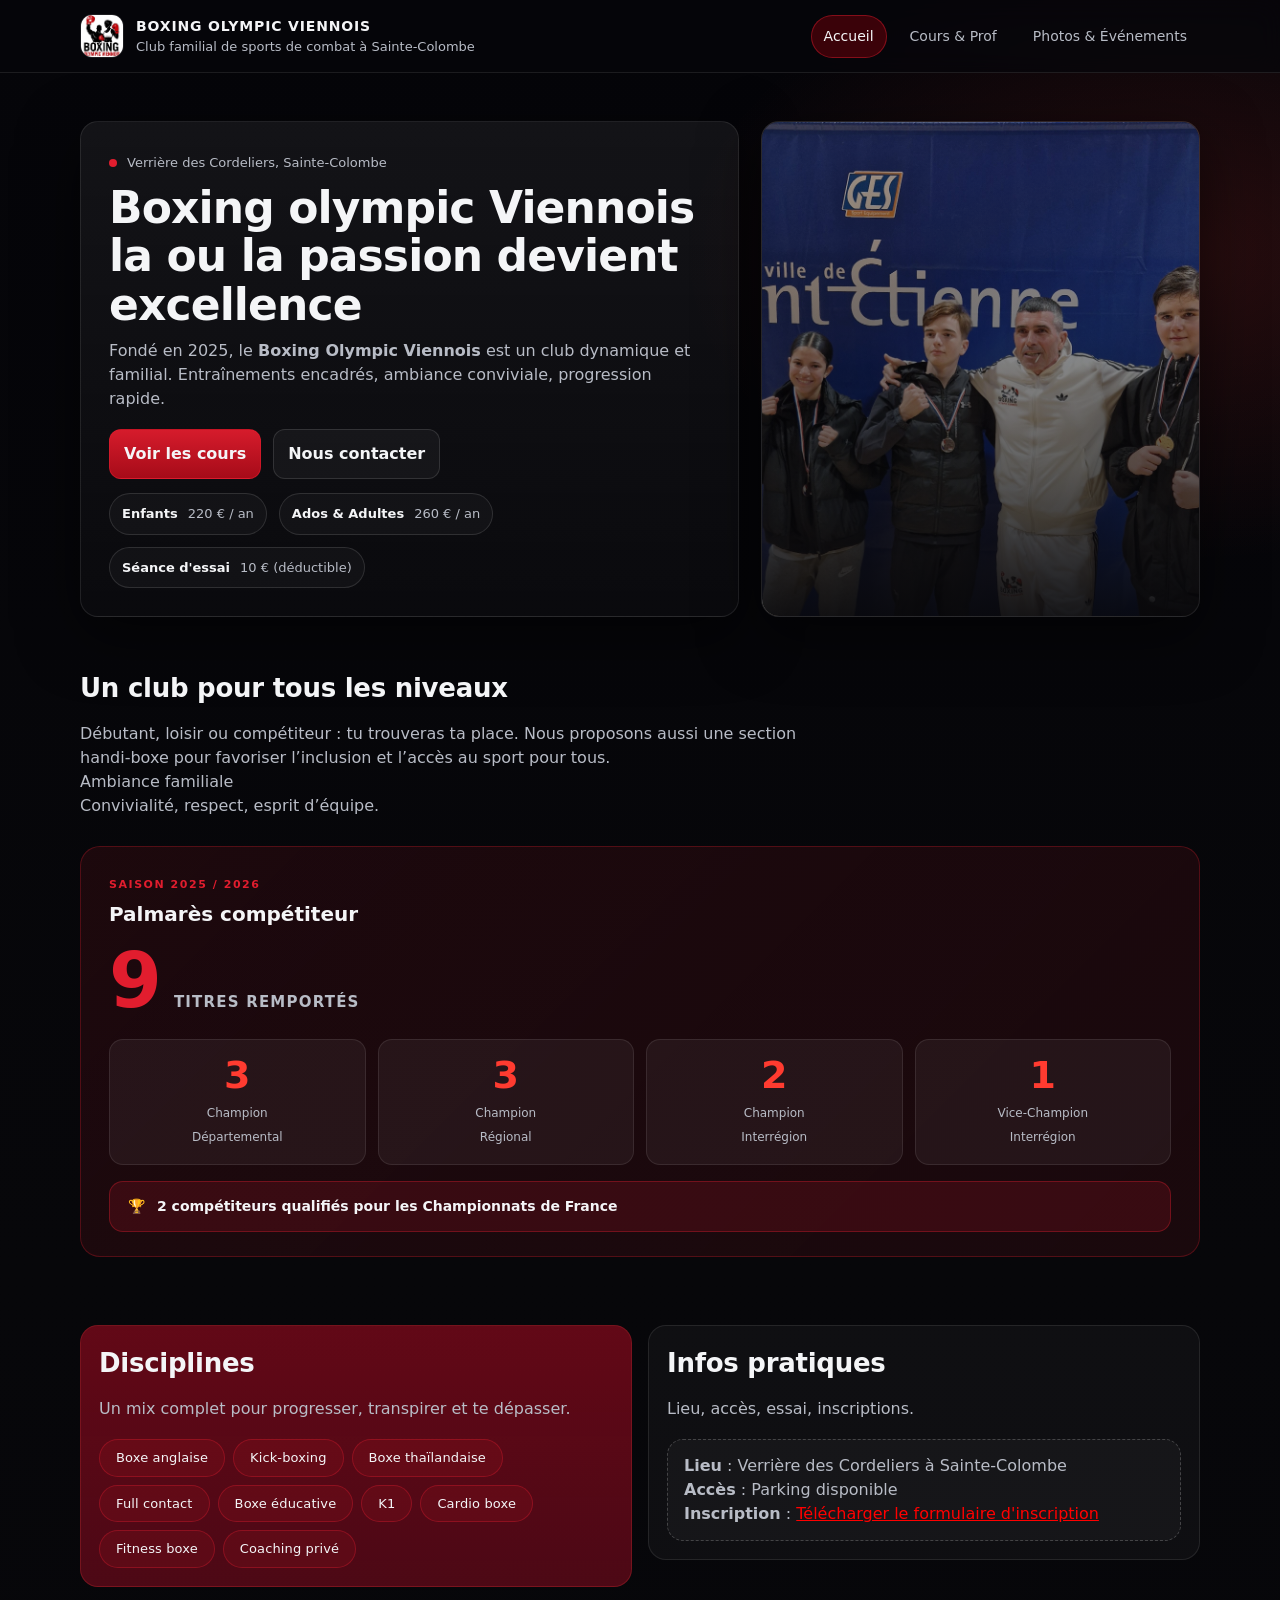
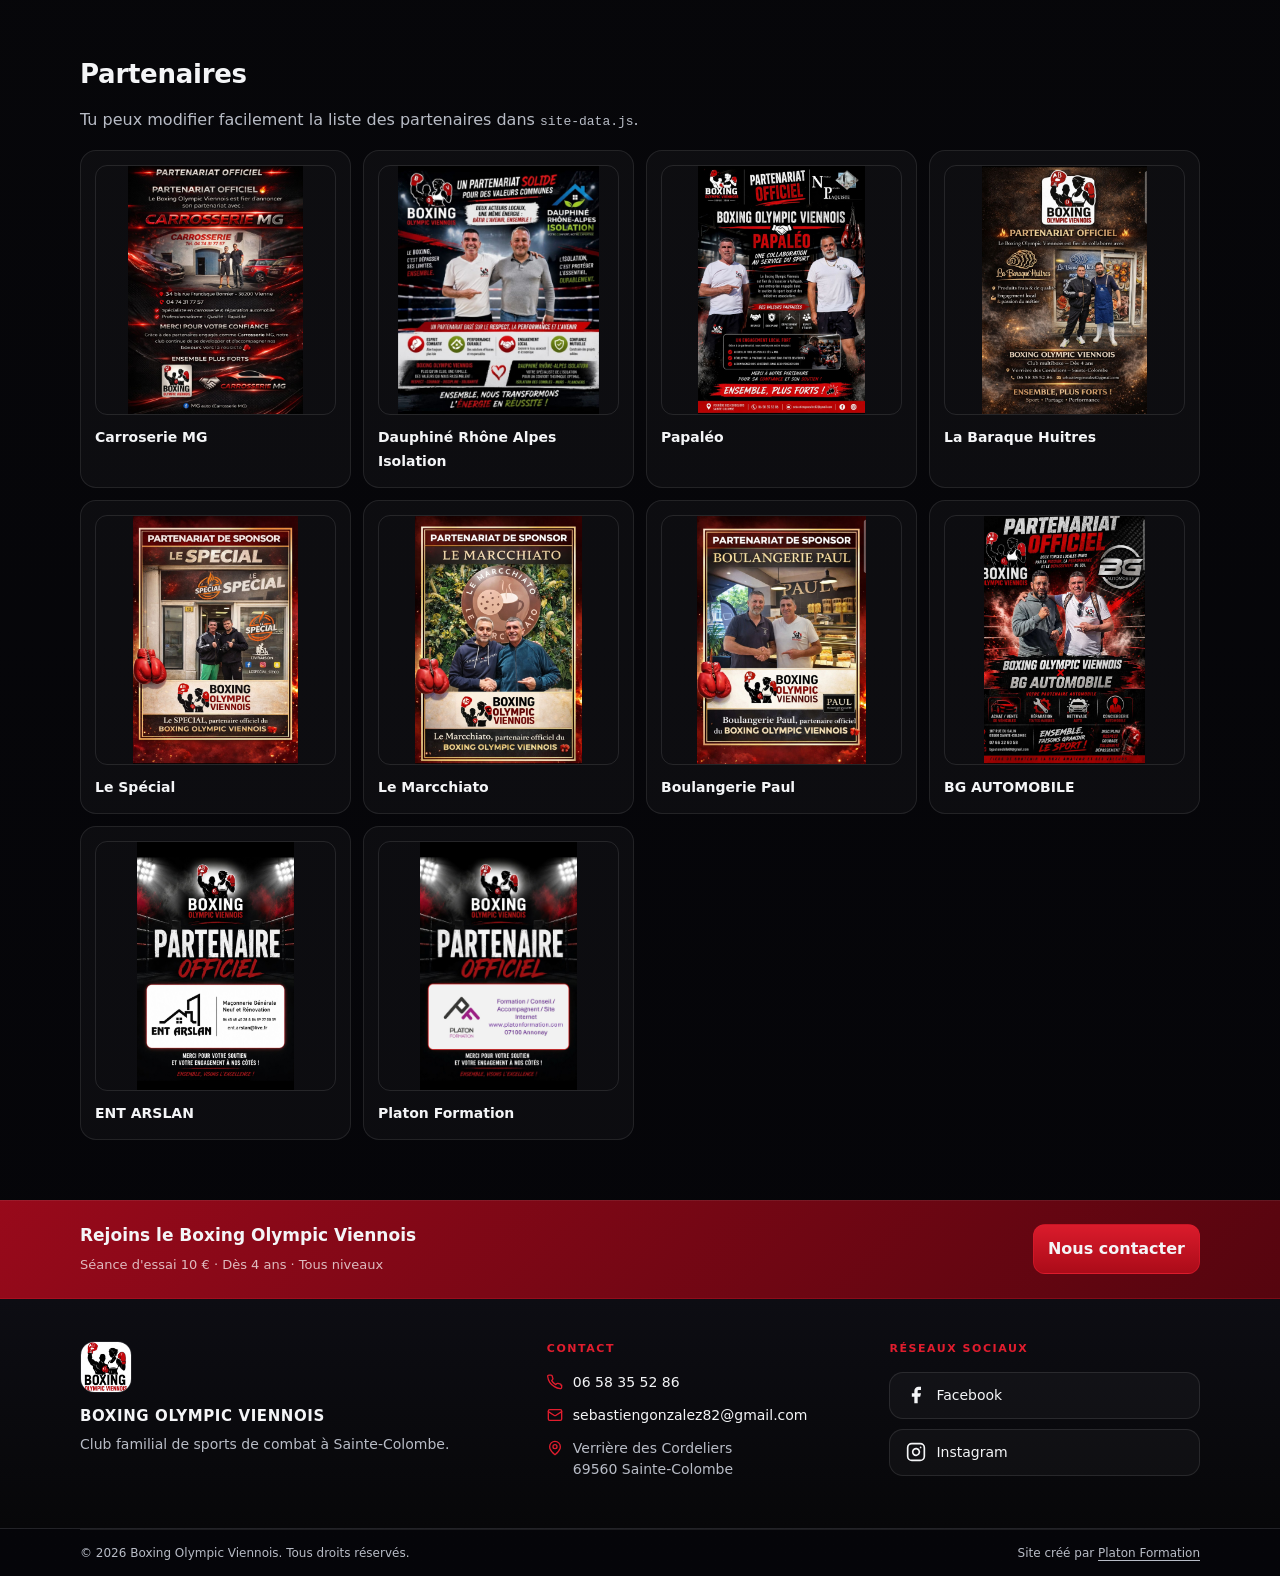
<file: index.html>
<!doctype html>
<html lang="fr">
<head>
  <meta charset="utf-8" />
  <meta name="viewport" content="width=device-width, initial-scale=1" />
  <title>Boxing Olympic Viennois | Club de boxe à Sainte-Colombe</title>
  <meta name="description" content="Boxing Olympic Viennois (BOV) : club familial de sports de combat à Sainte-Colombe. Cours enfants dès 4 ans, ados, adultes. Loisir, compétition, handi-boxe." />
  <meta name="theme-color" content="#e11d2e" />

  <meta property="og:title" content="Boxing Olympic Viennois" />
  <meta property="og:description" content="Club familial de sports de combat à Sainte-Colombe. Cours enfants, ados, adultes. Loisir, compétition, handi-boxe." />
  <meta property="og:type" content="website" />
  <meta property="og:image" content="images/logo.jpg" />

  <link rel="icon" href="images/logo.jpg" />
  <link rel="stylesheet" href="styles.css" />

  <script src="site-data.js"></script>
  <script src="script.js" defer></script>
</head>
<body>
  <a class="skip-link" href="#main">Aller au contenu</a>

  <header class="site-header">
    <div class="container header-inner">
      <a class="brand" href="index.html" aria-label="Accueil">
        <img src="images/logo.jpg" alt="Logo Boxing Olympic Viennois" />
        <div class="brand-title">
          <strong id="clubName">Boxing Olympic Viennois</strong>
          <span id="tagline">Club de boxe à Sainte-Colombe</span>
        </div>
      </a>

      <nav class="nav" aria-label="Navigation principale">
        <a href="index.html" aria-current="page">Accueil</a>
        <a href="cours.html">Cours & Prof</a>
        <a href="photos-evenements.html">Photos & Événements</a>
      </nav>
    </div>
  </header>

  <main id="main">
    <section class="hero">
      <div class="container hero-grid">
        <div class="hero-card hero-main">
          <div class="kicker"><span class="dot"></span><span id="locationShort">Sainte-Colombe</span></div>
          <h1>Boxing olympic Viennois la ou la passion devient excellence </h1>
          <p>
            Fondé en 2025, le <strong>Boxing Olympic Viennois</strong> est un club dynamique et familial.
            Entraînements encadrés, ambiance conviviale, progression rapide.
          </p>
          <div class="hero-actions">
            <a class="btn primary" href="cours.html">Voir les cours</a>
            <a class="btn" href="#contact">Nous contacter</a>
          </div>
          <div class="meta-row" id="pricing"></div>
        </div>

        <div class="hero-side">
          <div class="hero-card hero-media" aria-label="Photo du club">
            <img src="images/index.jpg" alt="Boxing Olympic Viennois - Entraînement" />
            <div class="hero-badges">
              <!--
              <div class="badge"><strong>Dès 4 ans</strong><span>enfants / ados / adultes</span></div>
              <div class="badge"><strong>Essai</strong><span>10€ déductible</span></div>
              -->
            </div>
          </div>
        </div>
      </div>
    </section>

    <section class="section">
      <div class="container">
        <h2>Un club pour tous les niveaux</h2>
        <p class="lead">
          Débutant, loisir ou compétiteur : tu trouveras ta place. Nous proposons aussi une section handi-boxe
          pour favoriser l’inclusion et l’accès au sport pour tous.
          <br>
          Ambiance familiale<br>
          Convivialité, respect, esprit d’équipe.
        </p>

        <div class="palmares">
          <div class="palmares-header">
            <span class="palmares-season">Saison 2025 / 2026</span>
            <h3>Palmarès compétiteur</h3>
          </div>
          <div class="palmares-hero">
            <span class="palmares-big">9</span>
            <span class="palmares-big-label">titres remportés</span>
          </div>
          <div class="palmares-grid">
            <div class="palmares-stat">
              <span class="palmares-num">3</span>
              <span class="palmares-desc">Champion<br>Départemental</span>
            </div>
            <div class="palmares-stat">
              <span class="palmares-num">3</span>
              <span class="palmares-desc">Champion<br>Régional</span>
            </div>
            <div class="palmares-stat">
              <span class="palmares-num">2</span>
              <span class="palmares-desc">Champion<br>Interrégion</span>
            </div>
            <div class="palmares-stat">
              <span class="palmares-num">1</span>
              <span class="palmares-desc">Vice-Champion<br>Interrégion</span>
            </div>
          </div>
          <div class="palmares-callout">
            🏆 <span>2 compétiteurs qualifiés pour les <strong>Championnats de France</strong></span>
          </div>
        </div>

      </div>
    </section>

    <section class="section">
      <div class="container split">
        <div class="card card--accent">
          <h2>Disciplines</h2>
          <p class="lead">Un mix complet pour progresser, transpirer et te dépasser.</p>
          <div class="disc-tags" id="disciplines"></div>
        </div>

        <div class="card">
          <h2>Infos pratiques</h2>
          <p class="lead">Lieu, accès, essai, inscriptions.</p>
          <div class="notice">
            <div><strong>Lieu</strong> : Verrière des Cordeliers à Sainte-Colombe</div>
            <div><strong>Accès</strong> : Parking disponible</div>
            <div><strong>Inscription</strong> : <a href="inscription.pdf" target="_blank" download style="color: red; text-decoration: underline;">Télécharger le formulaire d'inscription</a></div>
          </div>
        </div>
      </div>
    </section>

    <section class="section">
      <div class="container">
        
        <h2>Partenaires</h2>
        <p class="lead">Tu peux modifier facilement la liste des partenaires dans <code>site-data.js</code>.</p>
        <div class="partners" id="partners"></div>
      </div>
    </section>
  </main>

  <footer class="site-footer" id="contact">

    <div class="footer-cta">
      <div class="container footer-cta-inner">
        <div>
          <strong>Rejoins le Boxing Olympic Viennois</strong>
          <span>Séance d'essai 10 € · Dès 4 ans · Tous niveaux</span>
        </div>
        <a class="btn primary" href="mailto:sebastiengonzalez82@gmail.com">Nous contacter</a>
      </div>
    </div>

    <div class="footer-body">
      <div class="container footer-cols">

        <div class="footer-col footer-col--brand">
          <img src="images/logo.jpg" alt="Logo Boxing Olympic Viennois" class="footer-logo" />
          <strong id="clubNameFooter">Boxing Olympic Viennois</strong>
          <p>Club familial de sports de combat à Sainte-Colombe.</p>
        </div>

        <div class="footer-col">
          <div class="footer-col-title">Contact</div>
          <div class="footer-contact-row">
            <svg xmlns="http://www.w3.org/2000/svg" width="16" height="16" viewBox="0 0 24 24" fill="none" stroke="currentColor" stroke-width="2" stroke-linecap="round" stroke-linejoin="round" aria-hidden="true"><path d="M22 16.92v3a2 2 0 0 1-2.18 2 19.79 19.79 0 0 1-8.63-3.07A19.5 19.5 0 0 1 4.11 12.5a19.79 19.79 0 0 1-3.07-8.67A2 2 0 0 1 3 1.72h3a2 2 0 0 1 2 1.72c.127.96.361 1.903.7 2.81a2 2 0 0 1-.45 2.11L7.09 9.91a16 16 0 0 0 6 6l1.27-1.27a2 2 0 0 1 2.11-.45c.907.339 1.85.573 2.81.7A2 2 0 0 1 21 16.92z"/></svg>
            <a id="contactPhone" href="tel:+33658355286">06 58 35 52 86</a>
          </div>
          <div class="footer-contact-row">
            <svg xmlns="http://www.w3.org/2000/svg" width="16" height="16" viewBox="0 0 24 24" fill="none" stroke="currentColor" stroke-width="2" stroke-linecap="round" stroke-linejoin="round" aria-hidden="true"><rect width="20" height="16" x="2" y="4" rx="2"/><path d="m22 7-8.97 5.7a1.94 1.94 0 0 1-2.06 0L2 7"/></svg>
            <a id="contactEmail" href="mailto:sebastiengonzalez82@gmail.com">sebastiengonzalez82@gmail.com</a>
          </div>
          <div class="footer-contact-row">
            <svg xmlns="http://www.w3.org/2000/svg" width="16" height="16" viewBox="0 0 24 24" fill="none" stroke="currentColor" stroke-width="2" stroke-linecap="round" stroke-linejoin="round" aria-hidden="true"><path d="M20 10c0 6-8 12-8 12s-8-6-8-12a8 8 0 0 1 16 0Z"/><circle cx="12" cy="10" r="3"/></svg>
            <div id="contactAddress">Verrière des Cordeliers<br>69560 Sainte-Colombe</div>
          </div>
        </div>

        <div class="footer-col">
          <div class="footer-col-title">Réseaux sociaux</div>
          <div class="footer-socials">
            <a class="social-btn" id="contactFacebook" href="https://www.facebook.com/sebastien.gonzalez.7921" target="_blank" rel="noopener" aria-label="Facebook">
              <svg xmlns="http://www.w3.org/2000/svg" width="20" height="20" viewBox="0 0 24 24" aria-hidden="true"><path fill="currentColor" d="M18 2h-3a5 5 0 0 0-5 5v3H7v4h3v8h4v-8h3l1-4h-4V7a1 1 0 0 1 1-1h3z"/></svg>
              <span>Facebook</span>
            </a>
            <a class="social-btn" id="contactInstagram" href="#" target="_blank" rel="noopener" aria-label="Instagram">
              <svg xmlns="http://www.w3.org/2000/svg" width="20" height="20" viewBox="0 0 24 24" fill="none" stroke="currentColor" stroke-width="2" stroke-linecap="round" stroke-linejoin="round" aria-hidden="true"><rect width="20" height="20" x="2" y="2" rx="5" ry="5"/><path d="M16 11.37A4 4 0 1 1 12.63 8 4 4 0 0 1 16 11.37z"/><line x1="17.5" x2="17.51" y1="6.5" y2="6.5"/></svg>
              <span>Instagram</span>
            </a>
          </div>
        </div>

      </div>
    </div>

    <div class="container subfooter">
      <div>© <span id="year"></span> Boxing Olympic Viennois. Tous droits réservés.</div>
      <div>Site créé par <a href="https://platonformation.com" target="_blank" rel="noopener">Platon Formation</a></div>
    </div>

    <script>
      document.getElementById('year').textContent = new Date().getFullYear();
    </script>
  </footer>
</body>
</html>
</file>
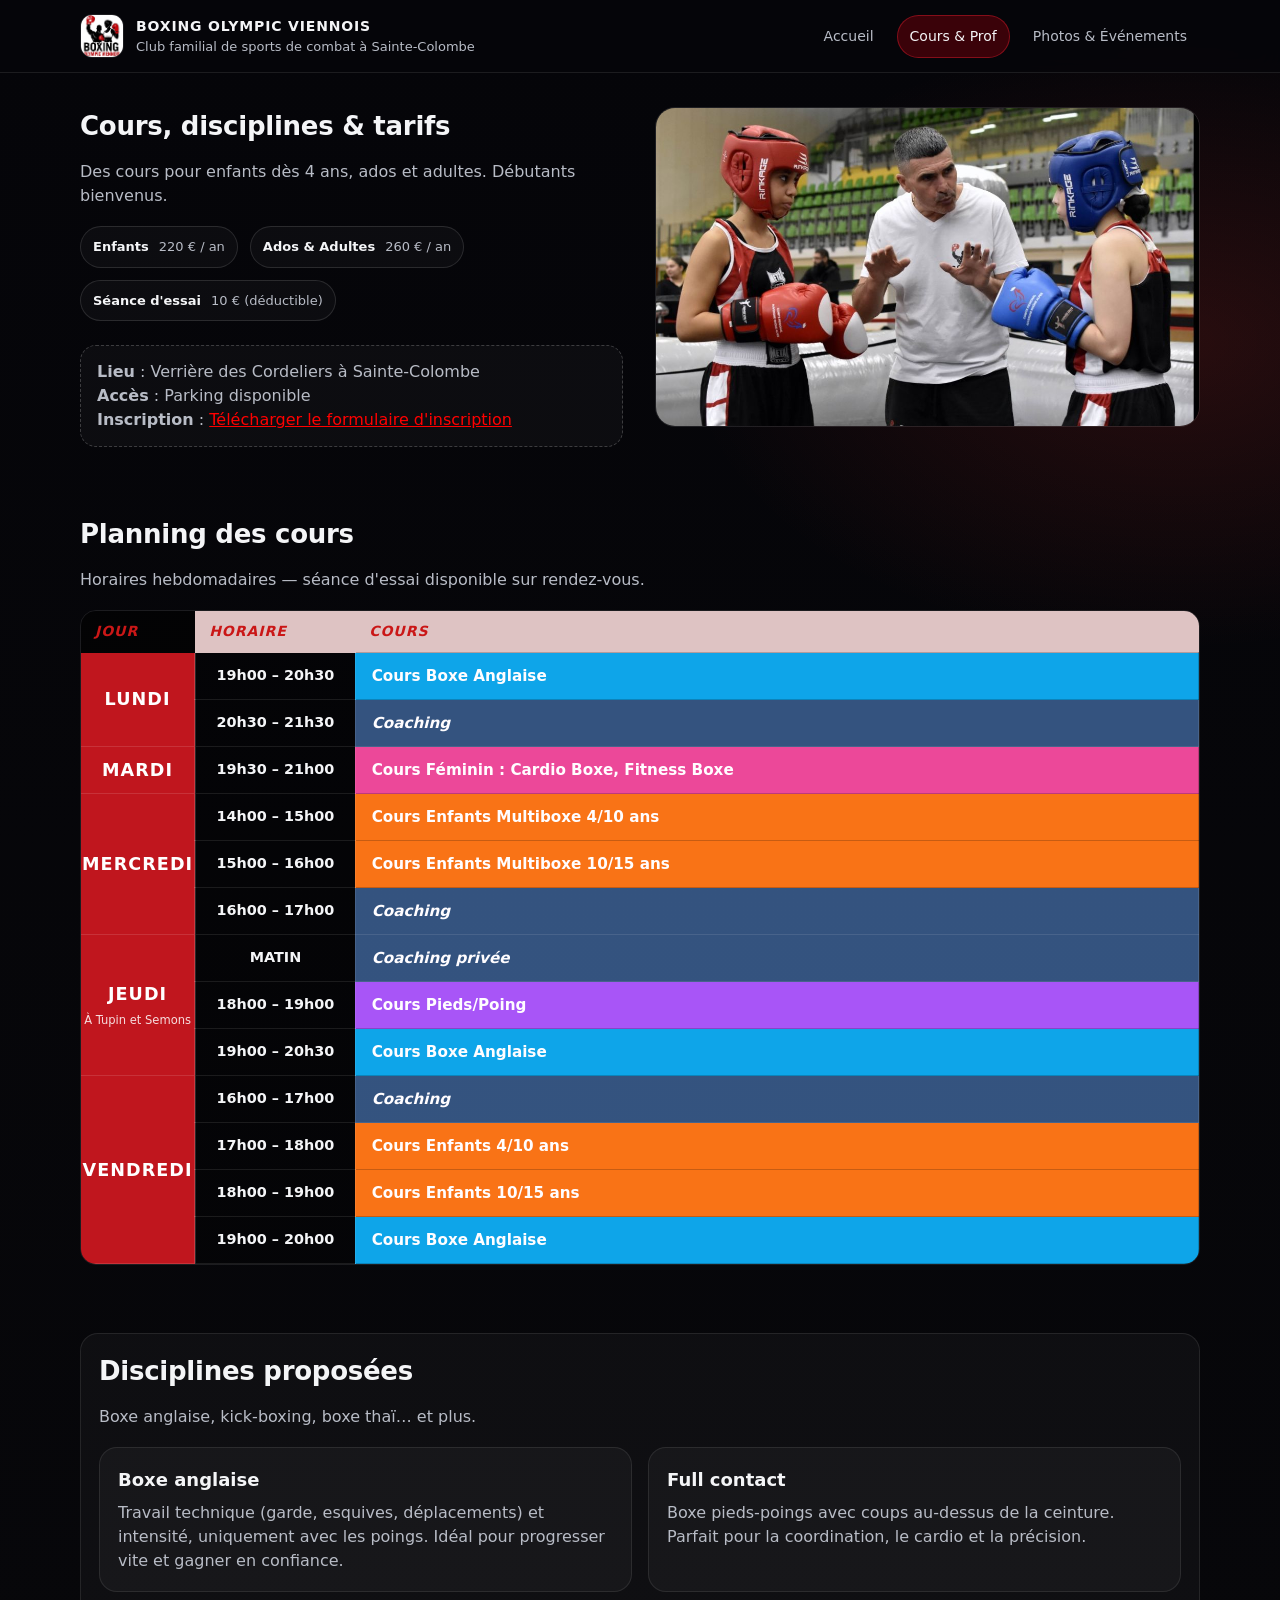
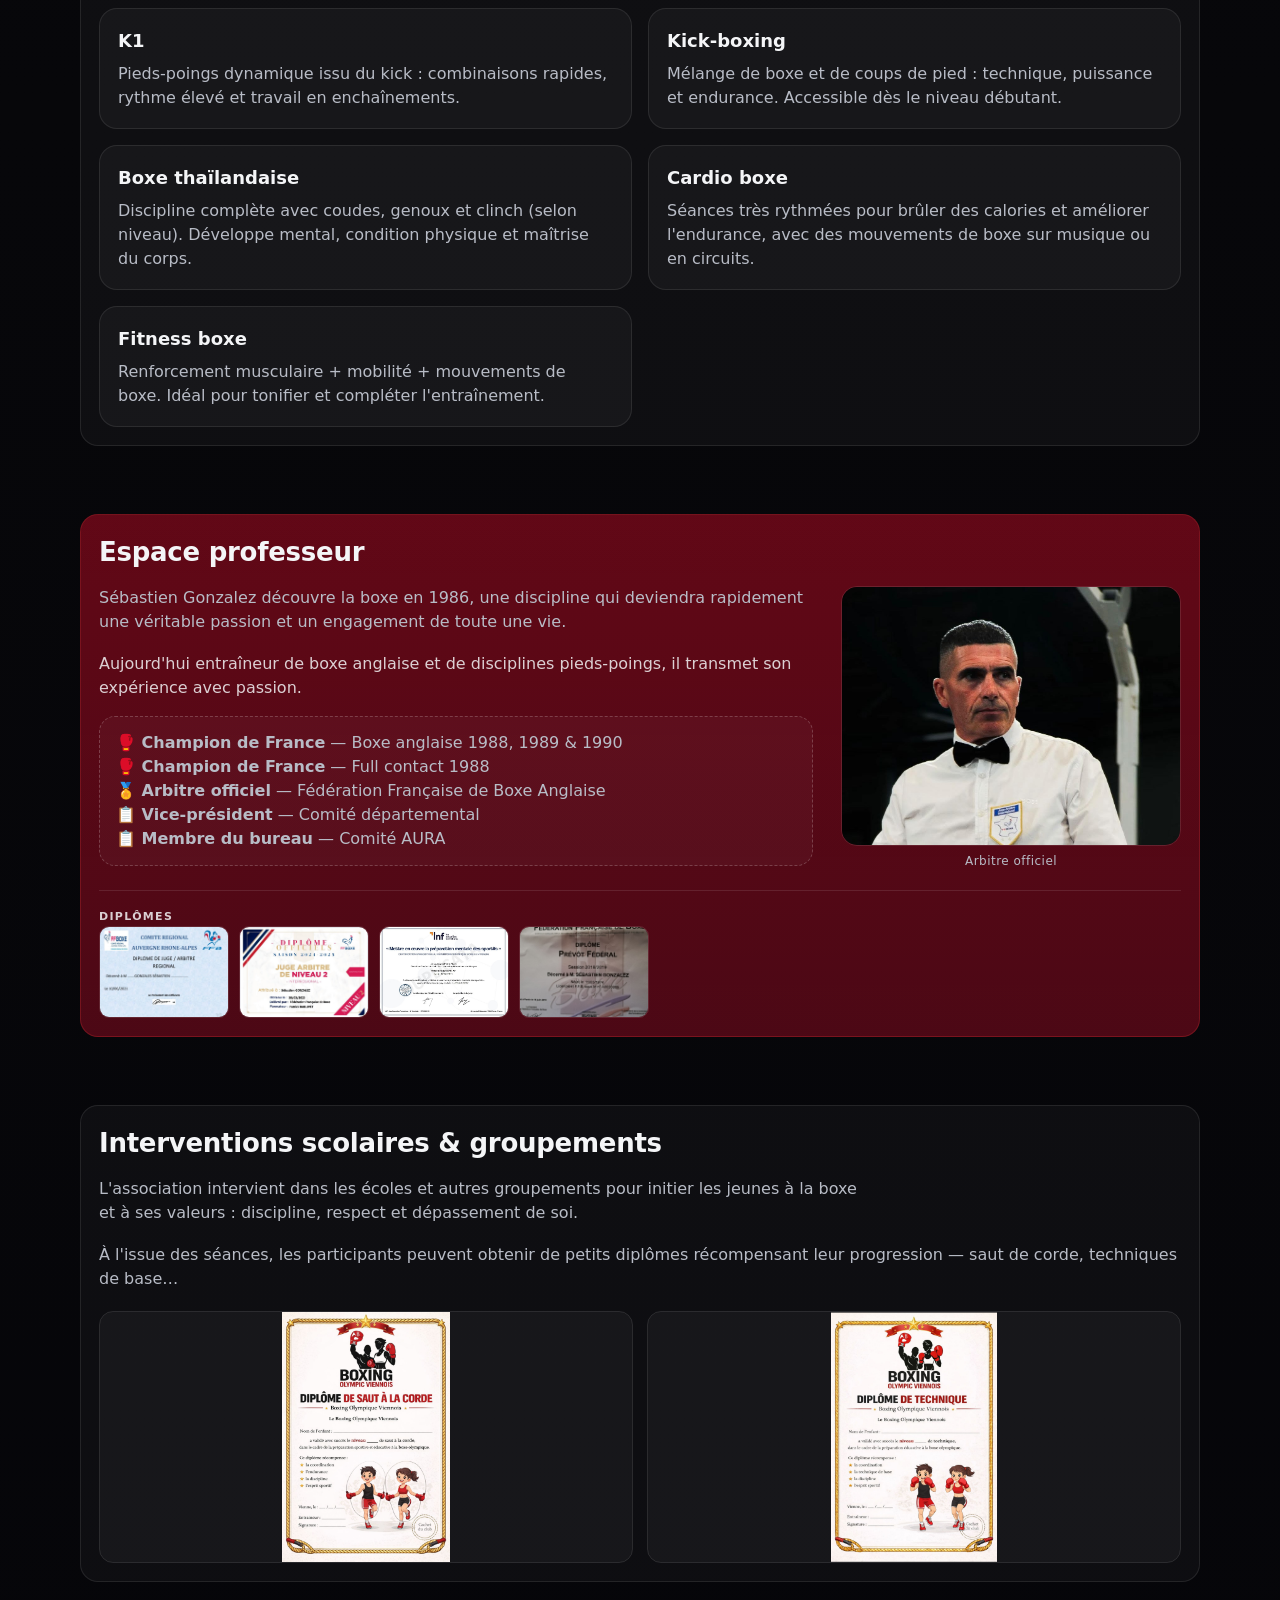
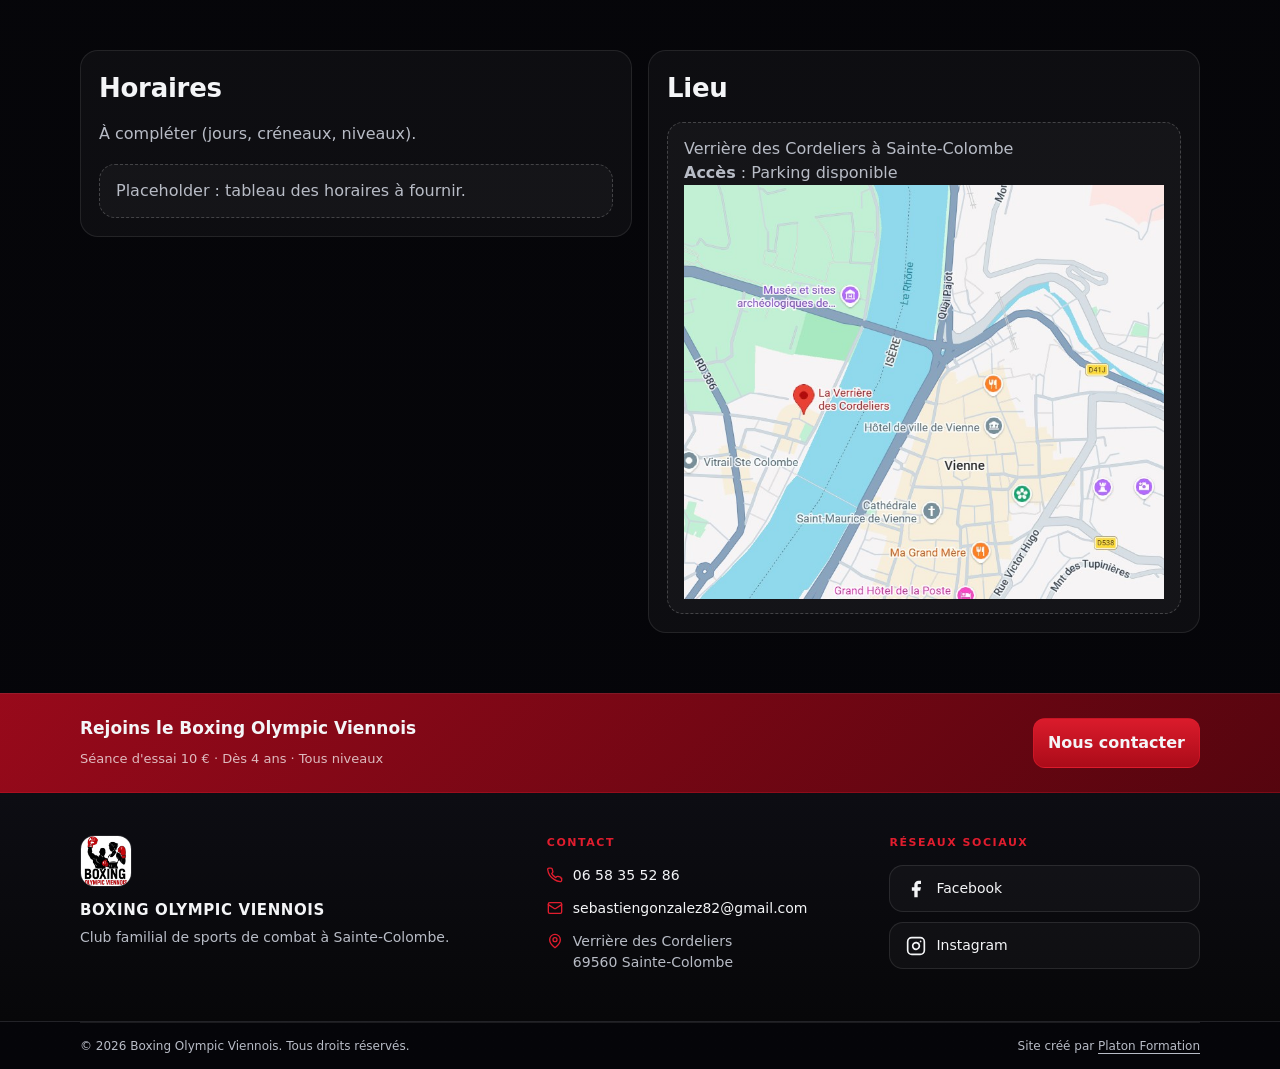
<file: cours.html>
<!doctype html>
<html lang="fr">
<head>
  <meta charset="utf-8" />
  <meta name="viewport" content="width=device-width, initial-scale=1" />
  <title>Cours & Prof | Boxing Olympic Viennois</title>
  <meta name="description" content="Cours, disciplines, tarifs et informations professeur du Boxing Olympic Viennois à Sainte-Colombe." />
  <meta name="theme-color" content="#e11d2e" />

  <meta property="og:title" content="Cours & Prof | Boxing Olympic Viennois" />
  <meta property="og:description" content="Cours enfants, ados, adultes. Disciplines, tarifs et infos pratiques." />
  <meta property="og:type" content="website" />
  <meta property="og:image" content="images/logo.jpg" />

  <link rel="icon" href="images/logo.jpg" />
  <link rel="stylesheet" href="styles.css" />

  <script src="site-data.js"></script>
  <script src="script.js" defer></script>
</head>
<body>
  <a class="skip-link" href="#main">Aller au contenu</a>

  <header class="site-header">
    <div class="container header-inner">
      <a class="brand" href="index.html" aria-label="Accueil">
        <img src="images/logo.jpg" alt="Logo Boxing Olympic Viennois" />
        <div class="brand-title">
          <strong id="clubName">Boxing Olympic Viennois</strong>
          <span id="tagline">Club de boxe à Sainte-Colombe</span>
        </div>
      </a>

      <nav class="nav" aria-label="Navigation principale">
        <a href="index.html">Accueil</a>
        <a href="cours.html" aria-current="page">Cours & Prof</a>
        <a href="photos-evenements.html">Photos & Événements</a>
      </nav>
    </div>
  </header>

  <main id="main">
    <section class="section">
      <div class="container">
        <div class="cours-intro">
          <div>
            <h2>Cours, disciplines &amp; tarifs</h2>
            <p class="lead">Des cours pour enfants dès 4 ans, ados et adultes. Débutants bienvenus.</p>
            <div class="meta-row" id="pricing"></div>
            <br>
            <div class="notice">
              <div><strong>Lieu</strong> : Verrière des Cordeliers à Sainte-Colombe</div>
              <div><strong>Accès</strong> : Parking disponible</div>
              <div><strong>Inscription</strong> : <a href="inscription.pdf" target="_blank" download style="color: red; text-decoration: underline;">Télécharger le formulaire d'inscription</a></div>
            </div>
          </div>
          <img class="cours-intro-photo" src="images/sebastien.jpg" alt="Sébastien GONZALEZ - Entraîneur" loading="lazy" />
        </div>
      </div>
    </section>

    <section class="section">
      <div class="container">
        <h2>Planning des cours</h2>
        <p class="lead">Horaires hebdomadaires — séance d'essai disponible sur rendez-vous.</p>
        <div class="schedule-wrap">
          <table class="schedule schedule--list">
            <thead>
              <tr>
                <th class="schedule__day-col">Jour</th>
                <th class="schedule__time-col">Horaire</th>
                <th>Cours</th>
              </tr>
            </thead>
            <tbody>
              <!-- LUNDI -->
              <tr>
                <td class="schedule__day" rowspan="2">LUNDI</td>
                <td class="schedule__time">19h00 – 20h30</td>
                <td class="schedule__cell schedule__cell--adults">Cours Boxe Anglaise</td>
              </tr>
              <tr>
                <td class="schedule__time">20h30 – 21h30</td>
                <td class="schedule__cell schedule__cell--coaching">Coaching</td>
              </tr>
              <!-- MARDI -->
              <tr>
                <td class="schedule__day" rowspan="1">MARDI</td>
                <td class="schedule__time">19h30 – 21h00</td>
                <td class="schedule__cell schedule__cell--ladies">Cours Féminin : Cardio Boxe, Fitness Boxe</td>
              </tr>
              <!-- MERCREDI -->
              <tr>
                <td class="schedule__day" rowspan="3">MERCREDI</td>
                <td class="schedule__time">14h00 – 15h00</td>
                <td class="schedule__cell schedule__cell--kids">Cours Enfants Multiboxe 4/10 ans</td>
              </tr>
              <tr>
                <td class="schedule__time">15h00 – 16h00</td>
                <td class="schedule__cell schedule__cell--kids">Cours Enfants Multiboxe 10/15 ans</td>
              </tr>
              <tr>
                <td class="schedule__time">16h00 – 17h00</td>
                <td class="schedule__cell schedule__cell--coaching">Coaching</td>
              </tr>
              <!-- JEUDI -->
              <tr>
                <td class="schedule__day" rowspan="3">JEUDI<br><em class="schedule__day-sub">À Tupin et Semons</em></td>
                <td class="schedule__time">MATIN</td>
                <td class="schedule__cell schedule__cell--coaching">Coaching privée</td>
              </tr>
              <tr>
                <td class="schedule__time">18h00 – 19h00</td>
                <td class="schedule__cell schedule__cell--combat">Cours Pieds/Poing</td>
              </tr>
              <tr>
                <td class="schedule__time">19h00 – 20h30</td>
                <td class="schedule__cell schedule__cell--adults">Cours Boxe Anglaise</td>
              </tr>
              <!-- VENDREDI -->
              <tr>
                <td class="schedule__day" rowspan="4">VENDREDI</td>
                <td class="schedule__time">16h00 – 17h00</td>
                <td class="schedule__cell schedule__cell--coaching">Coaching</td>
              </tr>
              <tr>
                <td class="schedule__time">17h00 – 18h00</td>
                <td class="schedule__cell schedule__cell--kids">Cours Enfants 4/10 ans</td>
              </tr>
              <tr>
                <td class="schedule__time">18h00 – 19h00</td>
                <td class="schedule__cell schedule__cell--kids">Cours Enfants 10/15 ans</td>
              </tr>
              <tr>
                <td class="schedule__time">19h00 – 20h00</td>
                <td class="schedule__cell schedule__cell--adults">Cours Boxe Anglaise</td>
              </tr>
            </tbody>
          </table>
        </div>
      </div>
    </section>

    <section class="section">
      <div class="container">
        <div class="card">
          <h2>Disciplines proposées</h2>
          <p class="lead">Boxe anglaise, kick-boxing, boxe thaï… et plus.</p>
          <div class="grid discipline-grid" id="disciplinesCards"></div>
        </div>
      </div>
    </section>

    <section class="section">
      <div class="container">
        <div class="card card--accent">
          <h2>Espace professeur</h2>
          <div class="prof-layout">
            <div class="prof-bio">
              <p class="lead">Sébastien Gonzalez découvre la boxe en 1986, une discipline qui deviendra rapidement une véritable passion et un engagement de toute une vie.</p>
              <p>Aujourd'hui entraîneur de boxe anglaise et de disciplines pieds-poings, il transmet son expérience avec passion.</p>
              <div class="notice" style="margin-top:16px">
                <div><strong>🥊 Champion de France</strong> — Boxe anglaise 1988, 1989 &amp; 1990</div>
                <div><strong>🥊 Champion de France</strong> — Full contact 1988</div>
                <div><strong>🏅 Arbitre officiel</strong> — Fédération Française de Boxe Anglaise</div>
                <div><strong>📋 Vice-président</strong> — Comité départemental</div>
                <div><strong>📋 Membre du bureau</strong> — Comité AURA</div>
              </div>
            </div>
            <div class="prof-photos">
              <figure>
                <img class="prof-photo" src="images/sebastien2.jpg" alt="Sébastien GONZALEZ - Arbitre officiel" loading="lazy" />
                <figcaption>Arbitre officiel</figcaption>
              </figure>
            </div>
          </div>
          <div class="diplomes">
            <p class="diplomes-label">Diplômes</p>
            <div class="diplomes-row">
              <a class="diplome-link" href="images/diplome%20(1).jpg" data-image="images/diplome%20(1).jpg" data-title="Diplôme Juge Arbitre Sébastien GONZALEZ">
                <img src="images/diplome%20(1).jpg" alt="Diplôme 1" loading="lazy" />
              </a>
              <a class="diplome-link" href="images/diplome%20(2).jpg" data-image="images/diplome%20(2).jpg" data-title="Diplôme Juge Arbitre de Niveau 2 Sébastien GONZALEZ">
                <img src="images/diplome%20(2).jpg" alt="Diplôme 2" loading="lazy" />
              </a>
              <a class="diplome-link" href="images/diplome%20(3).jpg" data-image="images/diplome%20(3).jpg" data-title="Diplôme — Sébastien GONZALEZ">
                <img src="images/diplome%20(3).jpg" alt="Diplôme 3" loading="lazy" />
              </a>
              <a class="diplome-link" href="images/diplome%20(4).jpg" data-image="images/diplome%20(4).jpg" data-title="Diplôme — Sébastien GONZALEZ">
                <img src="images/diplome%20(4).jpg" alt="Diplôme 4" loading="lazy" />
              </a>
            </div>
          </div>
        </div>
      </div>
    </section>

    <section class="section">
      <div class="container">
        <div class="card">
          <h2>Interventions scolaires &amp; groupements</h2>
          <p class="lead">L'association intervient dans les écoles et autres groupements pour initier les jeunes à la boxe et à ses valeurs : discipline, respect et dépassement de soi.</p>
          <p style="color:var(--muted)">À l'issue des séances, les participants peuvent obtenir de petits diplômes récompensant leur progression — saut de corde, techniques de base…</p>
          <div class="interv-photos">
            <a href="images/photos/Dilome%20saut%20de%20corde.jpg" data-image="images/photos/Dilome%20saut%20de%20corde.jpg" data-title="Diplôme saut de corde">
              <img src="images/photos/Dilome%20saut%20de%20corde.jpg" alt="Diplôme saut de corde" loading="lazy" />
            </a>
            <a href="images/photos/Diplome%20technique.jpg" data-image="images/photos/Diplome%20technique.jpg" data-title="Diplôme technique">
              <img src="images/photos/Diplome%20technique.jpg" alt="Diplôme technique" loading="lazy" />
            </a>
          </div>
        </div>
      </div>
    </section>

    <section class="section">
      <div class="container split">
        <div class="card">
          <h2>Horaires</h2>
          <p class="lead">À compléter (jours, créneaux, niveaux).</p>
          <div class="notice">Placeholder : tableau des horaires à fournir.</div>
        </div>

        <div class="card">
          <h2>Lieu</h2>
          <div class="notice">
            <div>Verrière des Cordeliers à Sainte-Colombe</div>
            <div><strong>Accès</strong> : Parking disponible</div>
            <!-- photo lieumaps.jpg avec link  "https://www.google.com/maps/place/La+Verri%C3%A8re+des+Cordeliers/@45.5275546,4.8681818,15.78z/data=!4m6!3m5!1s0x47f4dfaf33439221:0x3689e17a5d91746e!8m2!3d45.5267077!4d4.8694931!16s%2Fg%2F11b6dq5k90?entry=ttu&g_ep=EgoyMDI2MDUwMi4wIKXMDSoASAFQAw%3D%3D"-->
            <div><a href="https://www.google.com/maps/place/La+Verri%C3%A8re+des+Cordeliers/@45.5275546,4.8681818,15.78z/data=!4m6!3m5!1s0x47f4dfaf33439221:0x3689e17a5d91746e!8m2!3d45.5267077!4d4.8694931!16s%2Fg%2F11b6dq5k90?entry=ttu&g_ep=EgoyMDI2MDUwMi4wIKXMDSoASAFQAw%3D%3D" target="_blank"><img src="images/lieumaps.jpg" alt="Lieu" loading="lazy" /></a></div>
          </div>
        </div>
      </div>
    </section>
  </main>

  <footer class="site-footer" id="contact">

    <div class="footer-cta">
      <div class="container footer-cta-inner">
        <div>
          <strong>Rejoins le Boxing Olympic Viennois</strong>
          <span>Séance d'essai 10 € · Dès 4 ans · Tous niveaux</span>
        </div>
        <a class="btn primary" href="mailto:sebastiengonzalez82@gmail.com">Nous contacter</a>
      </div>
    </div>

    <div class="footer-body">
      <div class="container footer-cols">

        <div class="footer-col footer-col--brand">
          <img src="images/logo.jpg" alt="Logo Boxing Olympic Viennois" class="footer-logo" />
          <strong id="clubNameFooter">Boxing Olympic Viennois</strong>
          <p>Club familial de sports de combat à Sainte-Colombe.</p>
        </div>

        <div class="footer-col">
          <div class="footer-col-title">Contact</div>
          <div class="footer-contact-row">
            <svg xmlns="http://www.w3.org/2000/svg" width="16" height="16" viewBox="0 0 24 24" fill="none" stroke="currentColor" stroke-width="2" stroke-linecap="round" stroke-linejoin="round" aria-hidden="true"><path d="M22 16.92v3a2 2 0 0 1-2.18 2 19.79 19.79 0 0 1-8.63-3.07A19.5 19.5 0 0 1 4.11 12.5a19.79 19.79 0 0 1-3.07-8.67A2 2 0 0 1 3 1.72h3a2 2 0 0 1 2 1.72c.127.96.361 1.903.7 2.81a2 2 0 0 1-.45 2.11L7.09 9.91a16 16 0 0 0 6 6l1.27-1.27a2 2 0 0 1 2.11-.45c.907.339 1.85.573 2.81.7A2 2 0 0 1 21 16.92z"/></svg>
            <a id="contactPhone" href="tel:+33658355286">06 58 35 52 86</a>
          </div>
          <div class="footer-contact-row">
            <svg xmlns="http://www.w3.org/2000/svg" width="16" height="16" viewBox="0 0 24 24" fill="none" stroke="currentColor" stroke-width="2" stroke-linecap="round" stroke-linejoin="round" aria-hidden="true"><rect width="20" height="16" x="2" y="4" rx="2"/><path d="m22 7-8.97 5.7a1.94 1.94 0 0 1-2.06 0L2 7"/></svg>
            <a id="contactEmail" href="mailto:sebastiengonzalez82@gmail.com">sebastiengonzalez82@gmail.com</a>
          </div>
          <div class="footer-contact-row">
            <svg xmlns="http://www.w3.org/2000/svg" width="16" height="16" viewBox="0 0 24 24" fill="none" stroke="currentColor" stroke-width="2" stroke-linecap="round" stroke-linejoin="round" aria-hidden="true"><path d="M20 10c0 6-8 12-8 12s-8-6-8-12a8 8 0 0 1 16 0Z"/><circle cx="12" cy="10" r="3"/></svg>
            <div id="contactAddress">Verrière des Cordeliers<br>69560 Sainte-Colombe</div>
          </div>
        </div>

        <div class="footer-col">
          <div class="footer-col-title">Réseaux sociaux</div>
          <div class="footer-socials">
            <a class="social-btn" id="contactFacebook" href="https://www.facebook.com/sebastien.gonzalez.7921" target="_blank" rel="noopener" aria-label="Facebook">
              <svg xmlns="http://www.w3.org/2000/svg" width="20" height="20" viewBox="0 0 24 24" aria-hidden="true"><path fill="currentColor" d="M18 2h-3a5 5 0 0 0-5 5v3H7v4h3v8h4v-8h3l1-4h-4V7a1 1 0 0 1 1-1h3z"/></svg>
              <span>Facebook</span>
            </a>
            <a class="social-btn" id="contactInstagram" href="#" target="_blank" rel="noopener" aria-label="Instagram">
              <svg xmlns="http://www.w3.org/2000/svg" width="20" height="20" viewBox="0 0 24 24" fill="none" stroke="currentColor" stroke-width="2" stroke-linecap="round" stroke-linejoin="round" aria-hidden="true"><rect width="20" height="20" x="2" y="2" rx="5" ry="5"/><path d="M16 11.37A4 4 0 1 1 12.63 8 4 4 0 0 1 16 11.37z"/><line x1="17.5" x2="17.51" y1="6.5" y2="6.5"/></svg>
              <span>Instagram</span>
            </a>
          </div>
        </div>

      </div>
    </div>

    <div class="container subfooter">
      <div>© <span id="year"></span> Boxing Olympic Viennois. Tous droits réservés.</div>
      <div>Site créé par <a href="https://platonformation.com" target="_blank" rel="noopener">Platon Formation</a></div>
    </div>

    <script>
      document.getElementById('year').textContent = new Date().getFullYear();
    </script>
  </footer>
</body>
</html>
</file>
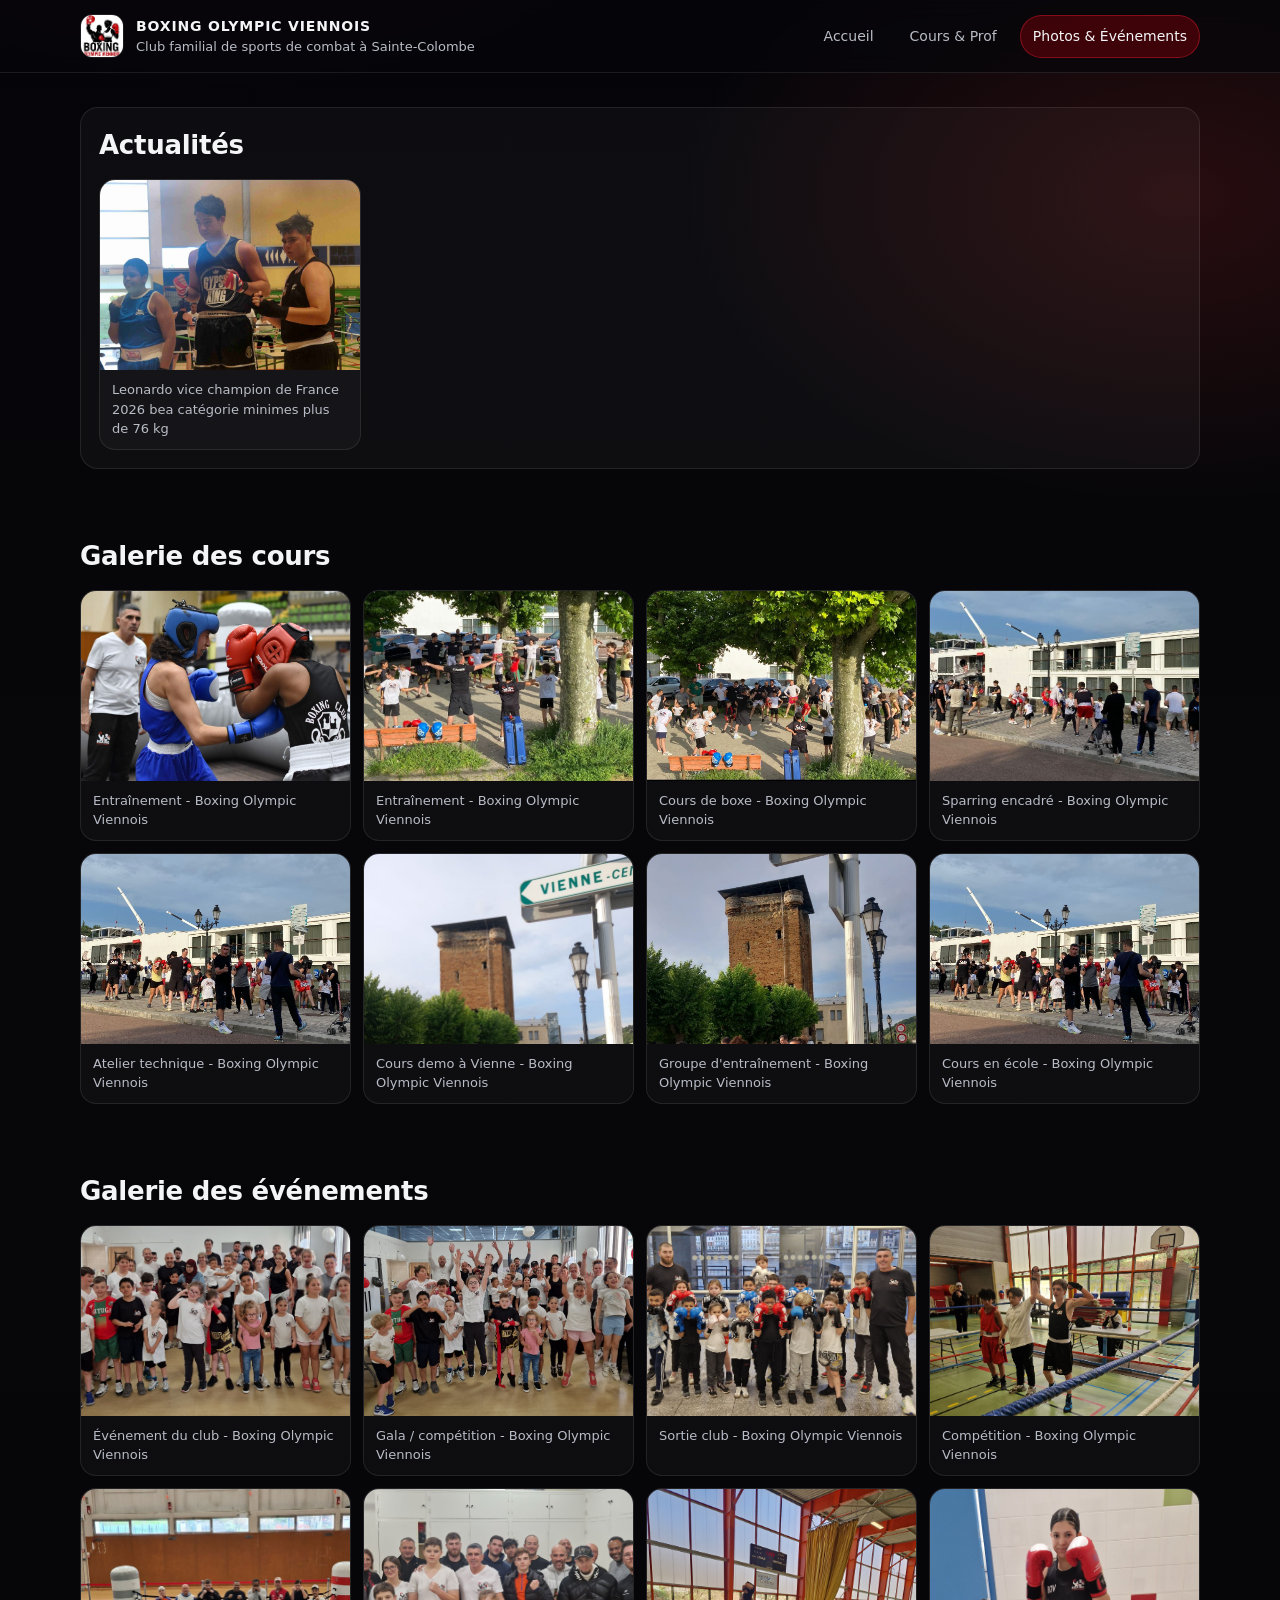
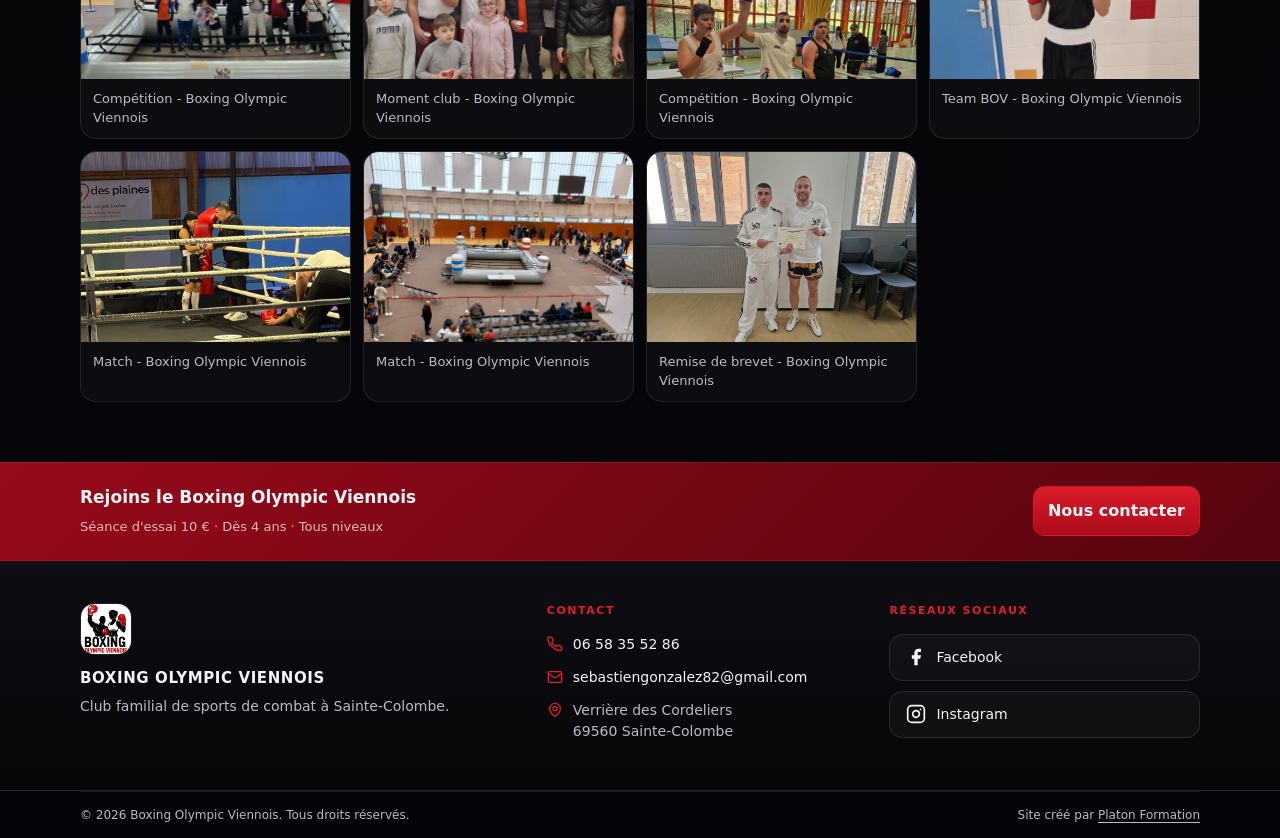
<file: photos-evenements.html>
<!doctype html>
<html lang="fr">
<head>
  <meta charset="utf-8" />
  <meta name="viewport" content="width=device-width, initial-scale=1" />
  <title>Photos & Événements | Boxing Olympic Viennois</title>
  <meta name="description" content="Galeries photos des cours et des événements du Boxing Olympic Viennois à Sainte-Colombe." />
  <meta name="theme-color" content="#e11d2e" />

  <meta property="og:title" content="Photos & Événements | Boxing Olympic Viennois" />
  <meta property="og:description" content="Galeries : cours et événements." />
  <meta property="og:type" content="website" />
  <meta property="og:image" content="images/logo.jpg" />

  <link rel="icon" href="images/logo.jpg" />
  <link rel="stylesheet" href="styles.css" />

  <script src="site-data.js"></script>
  <script src="script.js" defer></script>
</head>
<body>
  <a class="skip-link" href="#main">Aller au contenu</a>

  <header class="site-header">
    <div class="container header-inner">
      <a class="brand" href="index.html" aria-label="Accueil">
        <img src="images/logo.jpg" alt="Logo Boxing Olympic Viennois" />
        <div class="brand-title">
          <strong id="clubName">Boxing Olympic Viennois</strong>
          <span id="tagline">Club de boxe à Sainte-Colombe</span>
        </div>
      </a>

      <nav class="nav" aria-label="Navigation principale">
        <a href="index.html">Accueil</a>
        <a href="cours.html">Cours & Prof</a>
        <a href="photos-evenements.html" aria-current="page">Photos & Événements</a>
      </nav>
    </div>
  </header>

  <main id="main">

            <section class="section">
          <div class="container ">
            <!-- TODO: remplacer par les vraies images
            <div class="card">
              <h2>Événements à venir</h2>
              <p class="lead">Placeholder : calendrier / annonces.</p>
              <div class="notice">Pas d'évenement en cour.</div>
            </div>
             -->
            <div class="card">
              <h2>Actualités</h2>
              <div class="gallery" id="galleryActualites"></div>
            </div>
          </div>
        </section>
    <section class="section">
      <div class="container">
        <h2>Galerie des cours</h2>
        <div class="gallery" id="galleryCours"></div>
      </div>
    </section>



    <section class="section">
      <div class="container">
        <h2>Galerie des événements</h2>
        <!-- TODO: remplacer par les vraies images 
        <p class="lead">Ajoute/enlève des images facilement (et mets-les dans <code>/images</code>).</p>
        -->
        <div class="gallery" id="galleryEvenements"></div>
      </div>
    </section>


  </main>

  <footer class="site-footer" id="contact">

    <div class="footer-cta">
      <div class="container footer-cta-inner">
        <div>
          <strong>Rejoins le Boxing Olympic Viennois</strong>
          <span>Séance d'essai 10 € · Dès 4 ans · Tous niveaux</span>
        </div>
        <a class="btn primary" href="mailto:sebastiengonzalez82@gmail.com">Nous contacter</a>
      </div>
    </div>

    <div class="footer-body">
      <div class="container footer-cols">

        <div class="footer-col footer-col--brand">
          <img src="images/logo.jpg" alt="Logo Boxing Olympic Viennois" class="footer-logo" />
          <strong id="clubNameFooter">Boxing Olympic Viennois</strong>
          <p>Club familial de sports de combat à Sainte-Colombe.</p>
        </div>

        <div class="footer-col">
          <div class="footer-col-title">Contact</div>
          <div class="footer-contact-row">
            <svg xmlns="http://www.w3.org/2000/svg" width="16" height="16" viewBox="0 0 24 24" fill="none" stroke="currentColor" stroke-width="2" stroke-linecap="round" stroke-linejoin="round" aria-hidden="true"><path d="M22 16.92v3a2 2 0 0 1-2.18 2 19.79 19.79 0 0 1-8.63-3.07A19.5 19.5 0 0 1 4.11 12.5a19.79 19.79 0 0 1-3.07-8.67A2 2 0 0 1 3 1.72h3a2 2 0 0 1 2 1.72c.127.96.361 1.903.7 2.81a2 2 0 0 1-.45 2.11L7.09 9.91a16 16 0 0 0 6 6l1.27-1.27a2 2 0 0 1 2.11-.45c.907.339 1.85.573 2.81.7A2 2 0 0 1 21 16.92z"/></svg>
            <a id="contactPhone" href="tel:+33658355286">06 58 35 52 86</a>
          </div>
          <div class="footer-contact-row">
            <svg xmlns="http://www.w3.org/2000/svg" width="16" height="16" viewBox="0 0 24 24" fill="none" stroke="currentColor" stroke-width="2" stroke-linecap="round" stroke-linejoin="round" aria-hidden="true"><rect width="20" height="16" x="2" y="4" rx="2"/><path d="m22 7-8.97 5.7a1.94 1.94 0 0 1-2.06 0L2 7"/></svg>
            <a id="contactEmail" href="mailto:sebastiengonzalez82@gmail.com">sebastiengonzalez82@gmail.com</a>
          </div>
          <div class="footer-contact-row">
            <svg xmlns="http://www.w3.org/2000/svg" width="16" height="16" viewBox="0 0 24 24" fill="none" stroke="currentColor" stroke-width="2" stroke-linecap="round" stroke-linejoin="round" aria-hidden="true"><path d="M20 10c0 6-8 12-8 12s-8-6-8-12a8 8 0 0 1 16 0Z"/><circle cx="12" cy="10" r="3"/></svg>
            <div id="contactAddress">Verrière des Cordeliers<br>69560 Sainte-Colombe</div>
          </div>
        </div>

        <div class="footer-col">
          <div class="footer-col-title">Réseaux sociaux</div>
          <div class="footer-socials">
            <a class="social-btn" id="contactFacebook" href="https://www.facebook.com/sebastien.gonzalez.7921" target="_blank" rel="noopener" aria-label="Facebook">
              <svg xmlns="http://www.w3.org/2000/svg" width="20" height="20" viewBox="0 0 24 24" aria-hidden="true"><path fill="currentColor" d="M18 2h-3a5 5 0 0 0-5 5v3H7v4h3v8h4v-8h3l1-4h-4V7a1 1 0 0 1 1-1h3z"/></svg>
              <span>Facebook</span>
            </a>
            <a class="social-btn" id="contactInstagram" href="#" target="_blank" rel="noopener" aria-label="Instagram">
              <svg xmlns="http://www.w3.org/2000/svg" width="20" height="20" viewBox="0 0 24 24" fill="none" stroke="currentColor" stroke-width="2" stroke-linecap="round" stroke-linejoin="round" aria-hidden="true"><rect width="20" height="20" x="2" y="2" rx="5" ry="5"/><path d="M16 11.37A4 4 0 1 1 12.63 8 4 4 0 0 1 16 11.37z"/><line x1="17.5" x2="17.51" y1="6.5" y2="6.5"/></svg>
              <span>Instagram</span>
            </a>
          </div>
        </div>

      </div>
    </div>

    <div class="container subfooter">
      <div>© <span id="year"></span> Boxing Olympic Viennois. Tous droits réservés.</div>
      <div>Site créé par <a href="https://platonformation.com" target="_blank" rel="noopener">Platon Formation</a></div>
    </div>

    <script>
      document.getElementById('year').textContent = new Date().getFullYear();
    </script>
  </footer>
</body>
</html>
</file>
<file: styles.css>
:root{
  --bg:#07070a;
  --panel:#0f1016;
  --text:#f4f5f7;
  --muted:#b8bcc6;
  --red:#e11d2e;
  --red2:#ff3b30;
  --redDark:#2a0b10;
  --redDark2:#3a0c13;
  --border:rgba(255,255,255,.09);
  --shadow:0 18px 60px rgba(0,0,0,.55);
  --radius:18px;
}
*{box-sizing:border-box}
html{scroll-behavior:smooth}
body{
  margin:0;
  font-family:ui-sans-serif,system-ui,-apple-system,Segoe UI,Roboto,Helvetica,Arial,"Apple Color Emoji","Segoe UI Emoji";
  color:var(--text);
  background:
    radial-gradient(1000px 600px at 18% -10%, rgba(225,29,46,.20), transparent 55%),
    radial-gradient(900px 560px at 92% 8%, rgba(255,59,48,.14), transparent 55%),
    linear-gradient(180deg, #050509 0%, #07070a 40%, #050509 100%);
  line-height:1.5;
}
a{color:inherit;text-decoration:none}
a:hover{color:var(--text)}
img{max-width:100%;display:block}
.container{width:min(1120px, calc(100% - 40px)); margin:0 auto}

.skip-link{
  position:absolute; left:-999px; top:auto; width:1px; height:1px; overflow:hidden;
}
.skip-link:focus{
  left:16px; top:16px; width:auto; height:auto; padding:10px 12px;
  background:var(--panel); border:1px solid var(--border); border-radius:12px; z-index:2000;
}

.site-header{position:sticky; top:0; z-index:1000; backdrop-filter:blur(12px); background:rgba(7,7,10,.70); border-bottom:1px solid var(--border)}
.header-inner{display:flex; align-items:center; justify-content:space-between; padding:14px 0; gap:16px}
.brand{display:flex; align-items:center; gap:12px; min-width:0}
.brand img{width:44px; height:44px; border-radius:12px; object-fit:cover; border:1px solid var(--border)}
.brand-title{display:flex; flex-direction:column; min-width:0}
.brand-title strong{font-size:14px; letter-spacing:.06em; text-transform:uppercase; white-space:nowrap; overflow:hidden; text-overflow:ellipsis}
.brand-title span{font-size:13px; color:var(--muted); white-space:nowrap; overflow:hidden; text-overflow:ellipsis}

.nav{display:flex; align-items:center; gap:10px; flex-wrap:wrap; justify-content:flex-end}
.nav a{
  padding:10px 12px;
  border:1px solid transparent;
  border-radius:999px;
  color:var(--muted);
  font-size:14px;
}
.nav a:hover{color:var(--text); border-color:rgba(255,255,255,.12); background:rgba(90, 1, 1, 0.497)}
.nav a[aria-current="page"]{color:var(--text); border-color:rgba(225,29,46,.45); background:rgba(120, 1, 11, 0.468)}

.hero{padding:48px 0 18px}
.hero-grid{display:grid; grid-template-columns: 1.2fr .8fr; gap:22px; align-items:stretch}
.hero-card{
  background:linear-gradient(180deg, rgba(255,255,255,.06), rgba(255,255,255,.02));
  border:1px solid var(--border);
  border-radius:var(--radius);
  box-shadow:var(--shadow);
  overflow:hidden;
}
.hero-main{padding:28px}
.kicker{display:inline-flex; align-items:center; gap:10px; font-size:13px; color:var(--muted)}
.kicker .dot{width:8px; height:8px; border-radius:999px; background:var(--red)}
.hero h1{margin:10px 0 10px; font-size:44px; letter-spacing:-.02em; line-height:1.1}
.hero p{margin:0; color:var(--muted); font-size:16px; max-width:62ch}
.hero-actions{display:flex; gap:12px; margin-top:18px; flex-wrap:wrap}
.btn{
  display:inline-flex; align-items:center; justify-content:center;
  padding:12px 14px;
  border-radius:12px;
  border:1px solid rgba(255,255,255,.12);
  background:rgba(255,255,255,.04);
  color:var(--text);
  font-weight:600;
}
.btn:hover{border-color:rgba(255,255,255,.18); background:rgba(255,255,255,.06)}
.btn.primary{
  border-color:rgba(225,29,46,.55);
  background:linear-gradient(180deg, rgba(225,29,46,.95), rgba(175,12,26,.95));
}
.btn.primary:hover{filter:saturate(1.05) brightness(1.03)}

.hero-side{display:flex; flex-direction:column}
.hero-side .hero-card{height:100%}
.hero-media{position:relative; height:100%}
.hero-media img{width:100%; height:100%; object-fit:cover; opacity:.92}
.hero-media::after{
  content:"";
  position:absolute; inset:0;
  background:linear-gradient(180deg, rgba(7,7,10,.10) 0%, rgba(7,7,10,.60) 70%, rgba(7,7,10,.92) 100%);
}
.hero-badges{position:absolute; inset:auto 18px 18px 18px; display:flex; gap:10px; flex-wrap:wrap; z-index:2}
.badge{display:inline-flex; align-items:center; gap:10px; padding:10px 12px; border-radius:999px; border:1px solid rgba(255,255,255,.14); background:rgba(7,7,10,.55); color:var(--text); font-size:13px}
.badge span{color:var(--muted)}

.section{padding:34px 0}
.section h2{margin:0 0 14px; font-size:26px; letter-spacing:-.01em}
.section p.lead{margin:0 0 18px; color:var(--muted); max-width:75ch}

.band{
  border-top:1px solid var(--border);
  border-bottom:1px solid var(--border);
}
.band--red{
  background:
    radial-gradient(900px 520px at 15% 0%, rgba(225,29,46,.22), transparent 55%),
    linear-gradient(180deg, rgba(42,11,16,.92), rgba(26,8,12,.92));
}

.grid{display:grid; grid-template-columns: repeat(12, 1fr); gap:16px}
.card{
  background:rgba(255,255,255,.035);
  border:1px solid var(--border);
  border-radius:var(--radius);
  padding:18px;
}
.card h3{margin:0 0 8px; font-size:18px}
.card p{margin:0; color:var(--muted)}

.card--accent{
  background:linear-gradient(180deg, rgba(137, 9, 28, 0.7), rgba(182, 12, 40, 0.4));
  border-color:rgba(137, 26, 35, 0.673);
}
.card--accent h2, .card--accent h3{color:var(--text)}
.card--accent p{color:rgba(244,245,247,.84)}

.cours-intro{display:flex; align-items:stretch; gap:32px}
.cours-intro > div{flex:1}
.cours-intro-photo{flex:1; width:100%; height:320px; object-fit:cover; object-position:top; border-radius:20px; border:1px solid rgba(255,255,255,.10)}

.prof-layout{display:grid; grid-template-columns:1fr 340px; gap:28px; align-items:start}
.prof-photos{grid-template-columns:1fr 1fr; gap:12px}
.prof-photos figure{margin:0}
.prof-photos figcaption{text-align:center; font-size:12px; color:var(--muted); margin-top:6px; letter-spacing:.04em}
.prof-photo{
  width:100%;
  height:260px;
  object-fit:cover;
  object-position:top;
  border-radius:16px;
  border:1px solid rgba(255,255,255,.10);
  display:block;
}

.discipline-grid .card{grid-column: span 6}

.palmares{
  margin-top:28px;
  padding:24px 28px;
  border-radius:20px;
  background:linear-gradient(135deg, rgba(225,29,46,.10) 0%, rgba(42,11,16,.55) 100%);
  border:1px solid rgba(225,29,46,.28);
}
.palmares-header{margin-bottom:14px}
.palmares-season{font-size:11px; letter-spacing:.14em; text-transform:uppercase; color:var(--red); font-weight:700}
.palmares-header h3{margin:4px 0 0; font-size:20px; font-weight:800; color:var(--text)}
.palmares-hero{display:flex; align-items:baseline; gap:12px; margin-bottom:20px}
.palmares-big{font-size:76px; font-weight:900; color:var(--red); line-height:1}
.palmares-big-label{font-size:15px; color:var(--muted); font-weight:600; text-transform:uppercase; letter-spacing:.08em}
.palmares-grid{display:grid; grid-template-columns:repeat(4,1fr); gap:12px; margin-bottom:16px}
.palmares-stat{
  background:rgba(255,255,255,.05);
  border:1px solid rgba(255,255,255,.09);
  border-radius:14px;
  padding:16px 10px;
  text-align:center;
}
.palmares-num{display:block; font-size:38px; font-weight:900; color:var(--red2); line-height:1; margin-bottom:6px}
.palmares-desc{font-size:12px; color:var(--muted); line-height:1.45}
.palmares-callout{
  display:flex; align-items:center; gap:12px;
  padding:14px 18px;
  border-radius:14px;
  background:rgba(225,29,46,.15);
  border:1px solid rgba(225,29,46,.35);
  font-size:14px; font-weight:600; color:var(--text);
}

.interv-photos{display:grid; grid-template-columns:1fr 1fr; gap:14px; margin-top:20px}
.interv-photos a{display:block; border-radius:14px; overflow:hidden; border:1px solid rgba(255,255,255,.12); transition:border-color .2s, transform .2s}
.interv-photos a:hover{border-color:var(--red); transform:scale(1.02)}
.interv-photos img{width:100%; height:250px; object-fit:contain; display:block; background:rgba(255,255,255,.04)}

.diplomes{margin-top:20px; padding-top:18px; border-top:1px solid rgba(255,255,255,.10)}
.diplomes-label{font-size:11px; text-transform:uppercase; letter-spacing:.12em; color:var(--muted); font-weight:700; margin:0 0 10px}
.diplomes-row{display:flex; gap:10px; flex-wrap:wrap}
.diplome-link{
  display:block; border-radius:10px; overflow:hidden;
  border:1px solid rgba(255,255,255,.12);
  transition:border-color .2s, transform .2s;
  flex:1; min-width:80px; max-width:130px;
}
.diplome-link:hover{border-color:var(--red); transform:scale(1.03)}
.diplome-link img{width:100%; height:90px; object-fit:cover; display:block}

.disc-tags{display:flex; flex-wrap:wrap; gap:8px; margin-top:14px}
.disc-tag{
  display:inline-flex; align-items:center;
  padding:8px 16px;
  border-radius:999px;
  border:1px solid rgba(225,29,46,.35);
  background:rgba(225,29,46,.10);
  color:var(--text);
  font-size:13px;
  font-weight:500;
  letter-spacing:.01em;
}

.features .card{grid-column: span 4}

.schedule-wrap{overflow-x:auto; -webkit-overflow-scrolling:touch; border-radius:16px; border:1px solid var(--border)}
.schedule{
  width:100%; border-collapse:collapse; min-width:560px;
}
.schedule thead th{
  background:rgba(255, 224, 224, 0.867);
  color:#ca1717;
  font-style:italic;
  font-weight:800;
  padding:13px 16px;
  text-align:center;
  text-transform:uppercase;
  letter-spacing:.07em;
  font-size:14px;
}
.schedule__time-col{width:70px}
.schedule thead th:first-child{background:rgba(0,0,0,.55); width:70px}
.schedule__time{
  color:var(--muted);
  font-size:13px;
  font-weight:700;
  text-align:right;
  padding:0px 14px 14px;
  white-space:nowrap;
  background:rgba(0,0,0,.35);
  vertical-align:top;
  border-right:1px solid var(--border);
  border-bottom:1px solid var(--border);
}
.schedule__cell{
  padding:16px 12px;
  text-align:center;
  font-weight:700;
  font-size:13px;
  border:1px solid rgba(0,0,0,.20);
  vertical-align:middle;
  line-height:1.45;
}
.schedule__cell em{
  font-weight:400;
  font-style:normal;
  display:block;
  font-size:12px;
  margin-top:4px;
  opacity:.85;
}
.schedule__end{border-top:2px solid var(--border); height:6px; background:rgba(0,0,0,.25)}
.schedule__cell--kids    {background:#f97316; color:#fffdff}
.schedule__cell--combat  {background:#a855f7; color:#fffdff}
.schedule__cell--ladies  {background:#ec4899; color:#fffdff}
.schedule__cell--adults  {background:#0ea5e9; color:#fffdff}
.schedule__cell--coaching{background:rgba(67, 107, 162, 0.774); color:#fffdff; font-style:italic; border:1px solid rgba(148,163,184,.20)}

.schedule--list .schedule__day-col{width:130px}
.schedule--list .schedule__time-col{width:160px}
.schedule--list thead th{text-align:left; padding:10px 14px}
.schedule--list .schedule__day{
  background:#c0161e;
  color:#fff;
  font-weight:800;
  font-size:1.1rem;
  text-align:center;
  vertical-align:middle;
  letter-spacing:.06em;
  border-right:2px solid rgba(255,255,255,.15);
  border-bottom:1px solid rgba(255,255,255,.12);
}
.schedule--list .schedule__day-sub{
  display:block;
  font-size:.72rem;
  font-weight:400;
  font-style:normal;
  opacity:.85;
  margin-top:4px;
  text-transform:none;
  letter-spacing:0;
}
.schedule--list .schedule__time{
  text-align:center;
  font-weight:600;
  font-size:.9rem;
  padding:12px 10px;
  color:var(--fg);
  border-right:1px solid var(--border);
  border-bottom:1px solid var(--border);
}
.schedule--list .schedule__cell{
  text-align:left;
  font-size:.95rem;
  padding:12px 16px;
}

.split{display:grid; grid-template-columns: 1fr 1fr; gap:16px; align-items:start}
.list{margin:0; padding-left:18px; color:var(--muted)}
.list li{margin:8px 0}

.meta-row{display:flex; gap:12px; flex-wrap:wrap; margin-top:14px}
.pill{display:inline-flex; align-items:center; gap:10px; padding:10px 12px; border-radius:999px; border:1px solid rgba(255,255,255,.12); background:rgba(255,255,255,.03); color:var(--muted); font-size:13px}
.pill strong{color:var(--text); font-weight:700}

.gallery{display:grid; grid-template-columns:repeat(12, 1fr); gap:12px}
.gallery a{grid-column:span 3; border-radius:16px; overflow:hidden; border:1px solid var(--border); background:rgba(255,255,255,.03)}
.gallery img{width:100%; height:190px; object-fit:cover; object-position:top; transition:transform .25s ease}
.gallery a:hover img{transform:scale(1.04)}
.gallery .caption{padding:10px 12px; color:var(--muted); font-size:13px}

.partners{display:grid; grid-template-columns:repeat(12, 1fr); gap:12px}
.partner{grid-column:span 3; display:flex; flex-direction:column; gap:10px; padding:14px; border-radius:16px; border:1px solid var(--border); background:rgba(255,255,255,.03)}
.partner img{width:100%; height:250px; object-fit:contain; border-radius:12px; border:1px solid rgba(255,255,255,.10)}
.partner strong{font-size:14px}
.partner span{font-size:13px; color:var(--muted)}
.partner:hover{border-color:rgba(225,29,46,.35)}

.modal{
  position:fixed;
  inset:0;
  display:none;
  align-items:center;
  justify-content:center;
  padding:20px;
  background:rgba(0,0,0,.72);
  backdrop-filter:blur(6px);
  z-index:3000;
}
.modal[aria-hidden="false"]{display:flex}
.modal__dialog{
  width:min(600px, 100%);
  max-height:calc(100vh - 40px);
  overflow:auto;
  border-radius:18px;
  border:1px solid rgba(255,255,255,.14);
  background:rgba(15,16,22,.92);
  box-shadow:var(--shadow);
}
.modal__top{
  display:flex;
  align-items:center;
  justify-content:space-between;
  gap:12px;
  padding:14px 14px 10px;
  border-bottom:1px solid var(--border);
}
.modal__title{font-weight:800}
.modal__close{
  appearance:none;
  border:1px solid rgba(255,255,255,.14);
  background:rgba(255,255,255,.04);
  color:var(--text);
  border-radius:12px;
  padding:10px 12px;
  cursor:pointer;
}
.modal__close:hover{background:rgba(255,255,255,.06)}
.modal__body{padding:14px}
.modal__img{width:100%; height:auto; border-radius:16px; border:1px solid rgba(255,255,255,.10)}
.modal__actions{display:flex; gap:10px; flex-wrap:wrap; padding:0 14px 14px}

.site-footer{margin-top:26px}

.footer-cta{
  background:linear-gradient(135deg, rgba(160,10,28,.95) 0%, rgba(90,5,15,.95) 100%);
  border-top:1px solid rgba(255,255,255,.08);
  border-bottom:1px solid rgba(225,29,46,.25);
}
.footer-cta-inner{
  display:flex; align-items:center; justify-content:space-between; gap:16px; flex-wrap:wrap;
  padding:22px 0;
}
.footer-cta strong{font-size:17px; display:block; margin-bottom:4px}
.footer-cta span{font-size:13px; color:rgba(255,255,255,.72)}

.footer-body{
  background:linear-gradient(180deg, #0d0d13 0%, #070709 100%);
  border-bottom:1px solid var(--border);
  padding:42px 0 36px;
}
.footer-cols{display:grid; grid-template-columns:1.4fr 1fr 1fr; gap:32px}
.footer-col-title{
  font-size:11px; letter-spacing:.14em; text-transform:uppercase;
  color:var(--red); font-weight:700; margin-bottom:14px;
}
.footer-logo{width:52px; height:52px; border-radius:14px; object-fit:cover; border:1px solid var(--border); margin-bottom:12px}
.footer-col--brand strong{font-size:15px; letter-spacing:.04em; text-transform:uppercase; display:block; margin-bottom:6px}
.footer-col--brand p{color:var(--muted); font-size:14px; margin:0}

.footer-contact-row{display:flex; align-items:flex-start; gap:10px; margin-bottom:12px; color:var(--muted); font-size:14px}
.footer-contact-row svg{flex-shrink:0; color:var(--red); margin-top:2px}
.footer-contact-row a{color:var(--text)}
.footer-contact-row a:hover{color:var(--red2)}
.footer-contact-row strong{color:var(--text)}

.footer-socials{display:flex; flex-direction:column; gap:10px}
.social-btn{
  display:inline-flex; align-items:center; gap:10px;
  padding:12px 16px; border-radius:14px;
  border:1px solid rgba(255,255,255,.10);
  background:rgba(255,255,255,.03);
  color:var(--text); font-size:14px;
}
.social-btn:hover{border-color:rgba(225,29,46,.45); background:rgba(225,29,46,.08); color:var(--text)}

.notice{padding:14px 16px; border-radius:16px; border:1px dashed rgba(255,255,255,.20); background:rgba(255,255,255,.03); color:var(--muted)}

.subfooter{
  display:flex; align-items:center; justify-content:space-between; flex-wrap:wrap; gap:8px;
  padding:14px 0;
  border-top:1px solid var(--border);
  font-size:12px;
  color:var(--muted);
}
.subfooter a{color:var(--muted); text-decoration:underline; text-underline-offset:3px}
.subfooter a:hover{color:var(--red2)}

@media (max-width: 980px){
  .hero-grid{grid-template-columns:1fr}
  .hero h1{font-size:38px}
  .features .card{grid-column:span 6}
  .gallery a{grid-column:span 4}
  .partner{grid-column:span 4}
}
@media (max-width: 640px){
  .header-inner{padding:12px 0}
  .brand-title span{display:none}
  .hero{padding:34px 0 12px}
  .hero h1{font-size:32px}
  .hero-main{padding:20px}
  .features .card{grid-column:span 12}
  .split{grid-template-columns:1fr}
  .gallery a{grid-column:span 6}
  .partner{grid-column:span 6}
  .footer-cols{grid-template-columns:1fr 1fr}
  .footer-cta-inner{flex-direction:column; align-items:flex-start}
  .prof-layout{grid-template-columns:1fr}
  .cours-intro{flex-direction:column}
  .cours-intro-photo{width:100%; height:220px}
  .palmares-grid{grid-template-columns:repeat(2,1fr)}
  .palmares-big{font-size:56px}
}
@media (max-width: 420px){
  .gallery a{grid-column:span 12}
  .partner{grid-column:span 12}
  .footer-cols{grid-template-columns:1fr}
}
</file>
